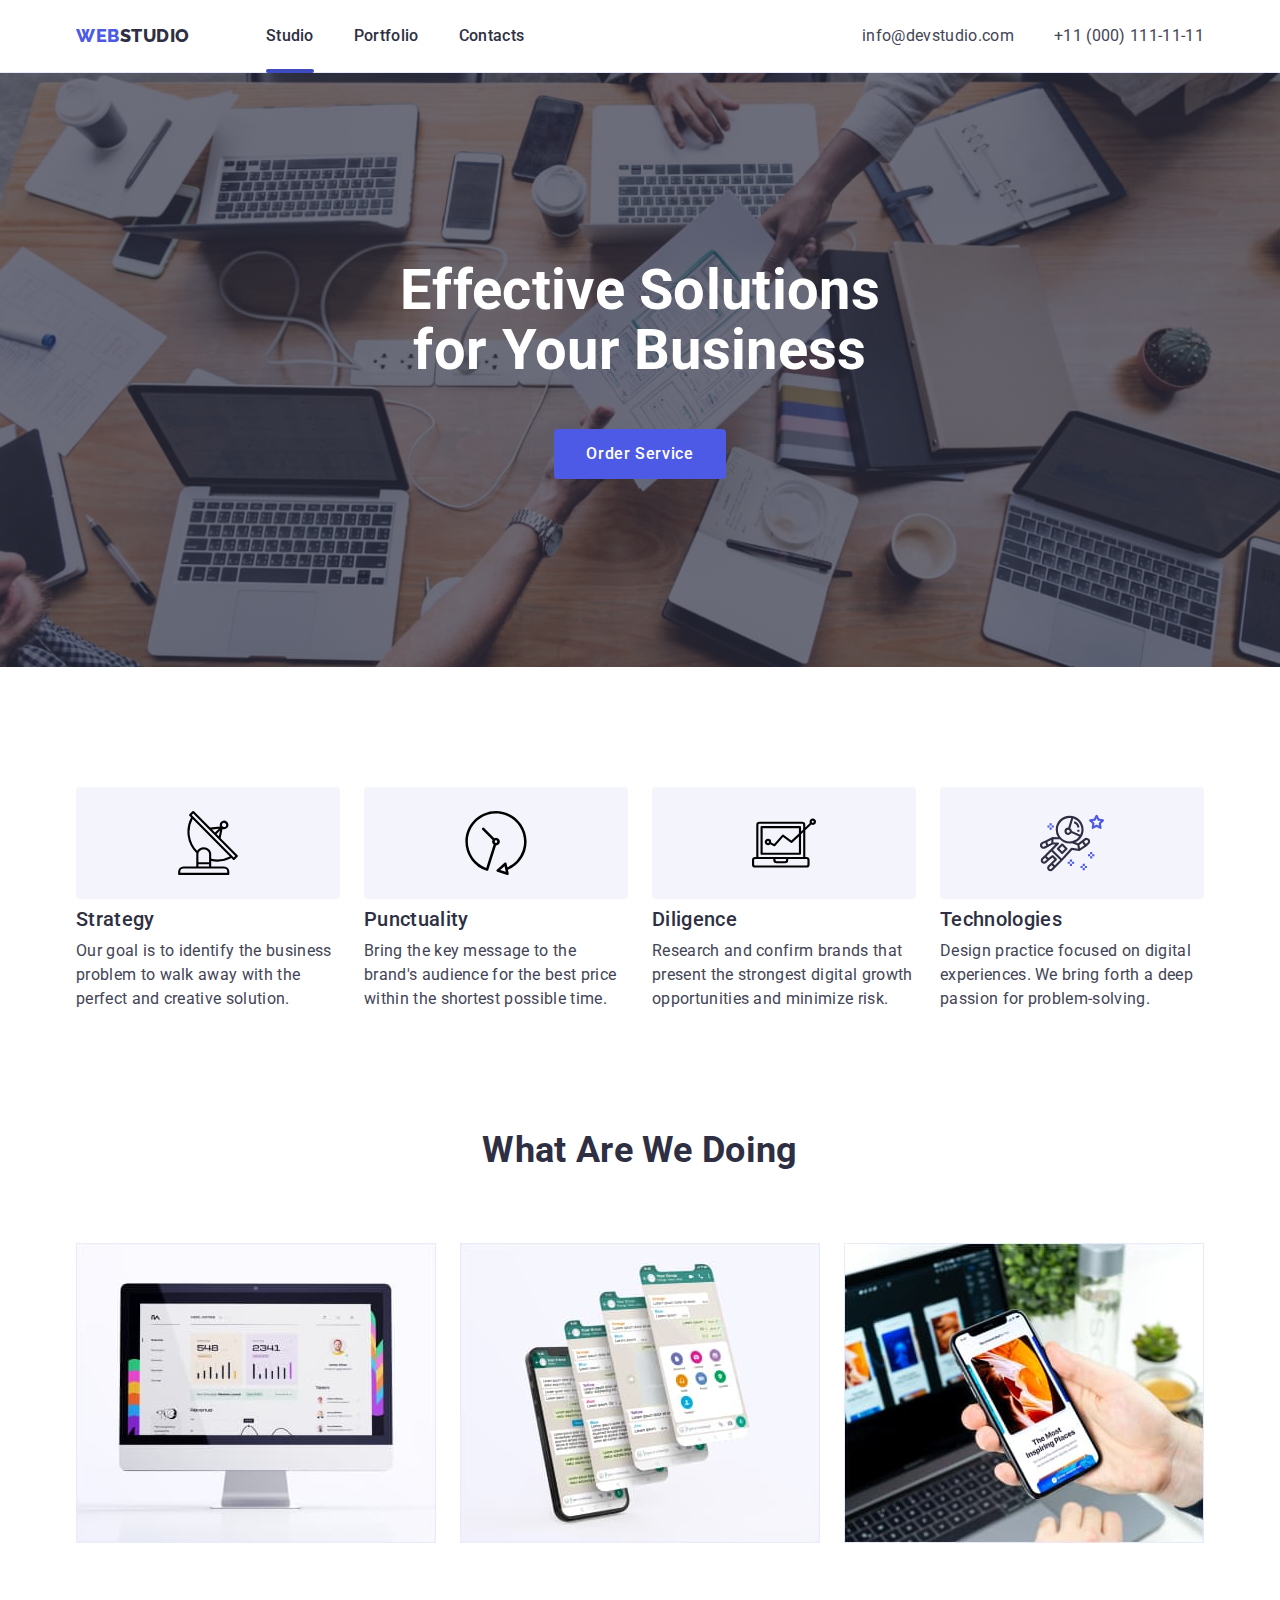
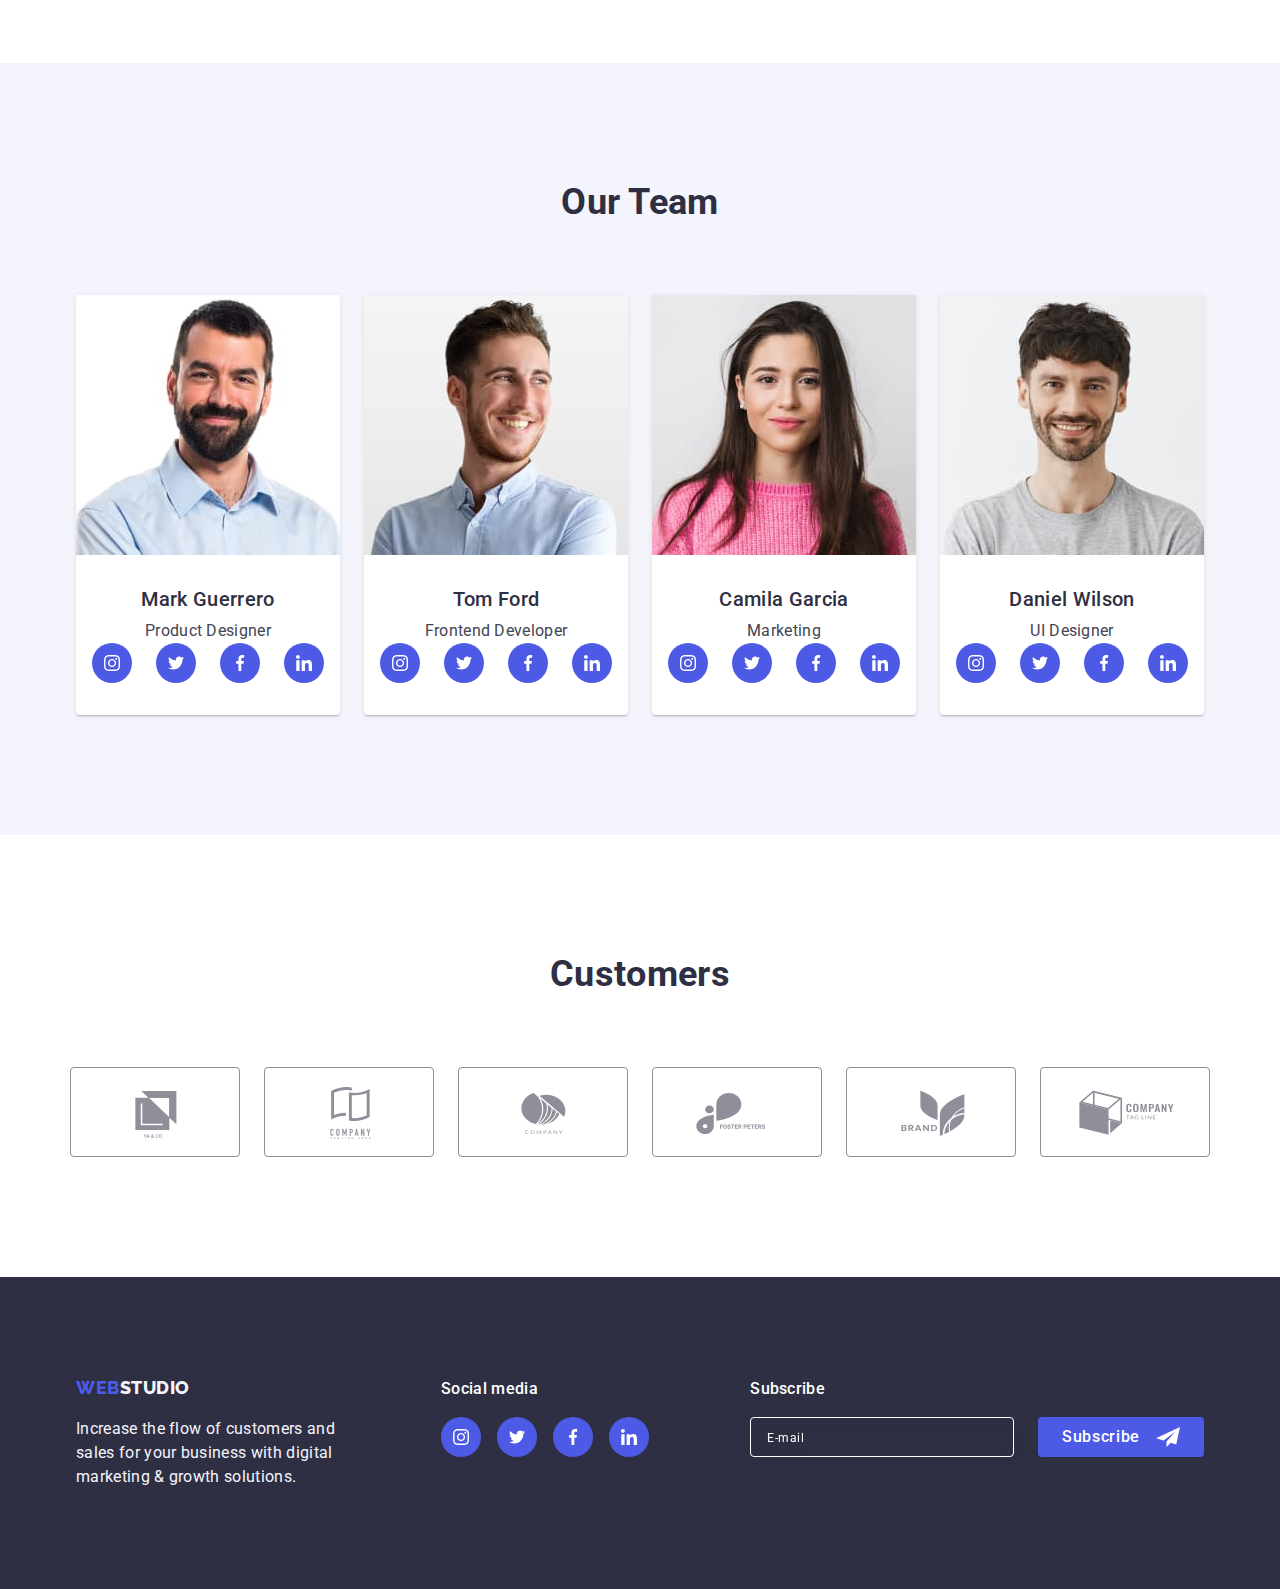
<file: index.html>
<!DOCTYPE html>

<html lang="en">
  <head>
    <meta charset="UTF-8" />

    <meta http-equiv="X-UA-Compatible" content="IE=edge" />

    <meta name="viewport" content="width=device-width, initial-scale=1.0" />

    <title>Web Studio</title>

    <link rel="preconnect" href="https://fonts.googleapis.com" />

    <link rel="preconnect" href="https://fonts.gstatic.com" crossorigin />

    <link
      href="https://fonts.googleapis.com/css2?family=Raleway:wght@800&family=Roboto:wght@400;500;700;900&display=swap"
      rel="stylesheet"
    />

    <link
      rel="stylesheet"
      href="https://cdnjs.cloudflare.com/ajax/libs/modern-normalize/1.1.0/modern-normalize.css"
      integrity="sha512-Y0MM+V6ymRKN2zStTqzQ227DWhhp4Mzdo6gnlRnuaNCbc+YN/ZH0sBCLTM4M0oSy9c9VKiCvd4Jk44aCLrNS5Q=="
      crossorigin="anonymous"
      referrerpolicy="no-referrer"
    />

    <link rel="stylesheet" href="./css/styles.css" />
  </head>

  <!-- body -->

  <body>
    <!-- <header> -->

    <header class="header">
      <div class="container cont-nav">
        <nav>
          <a class="logo-link link" href="./index.html"
            >Web<span class="logo-part">Studio</span></a
          >

          <!-- navigation -->

          <ul class="menu list">
            <li class="menu-item">
              <a class="menu-link menu-link-active link" href="./index.html"
                >Studio
              </a>
            </li>

            <li class="menu-item">
              <a class="menu-link link" href="./portfolio.html">Portfolio </a>
            </li>

            <li class="menu-item">
              <a class="menu-link link" href="">Contacts </a>
            </li>
          </ul>
        </nav>

        <!-- contacts -->

        <address class="contacts">
          <ul class="address-list list">
            <li class="menu-item">
              <a class="contact-unit link" href="mailto:info@devstudio.com"
                >info@devstudio.com
              </a>
            </li>

            <li class="menu-item">
              <a class="contact-unit link" href="tel:+110001111111"
                >+11 (000) 111-11-11
              </a>
            </li>
          </ul>
        </address>
      </div>
    </header>

    <!-- main -->

    <main>
      <!-- section 1 -->

      <section class="hero-section">
        <div class="container content">
          <h1 class="main-title">
            Effective Solutions <br />
            for Your Business
          </h1>

          <button class="hero-button" type="button" data-modal-open>
            Order Service
          </button>
        </div>
      </section>

      <!-- section 2 -->

      <section class="second-section">
        <div class="container second-section-cont">
          <h2 class="secondary-title visually-hidden">Our advances</h2>

          <ul class="list second-section-list">
            <li>
              <div class="icon-wrapper">
                <svg class="advances-icon">
                  <use href="./images/symbol-defs.svg#icon-strategy"></use>
                </svg>
              </div>
              <h3 class="suptitle">Strategy</h3>

              <p class="title-description">
                Our goal is to identify the business problem to walk away with
                the perfect and creative solution.
              </p>
            </li>

            <li>
              <div class="icon-wrapper">
                <svg class="advances-icon">
                  <use href="./images/symbol-defs.svg#icon-punctuality"></use>
                </svg>
              </div>
              <h3 class="suptitle">Punctuality</h3>

              <p class="title-description">
                Bring the key message to the brand's audience for the best price
                within the shortest possible time.
              </p>
            </li>

            <li>
              <div class="icon-wrapper">
                <svg class="advances-icon">
                  <use href="./images/symbol-defs.svg#icon-diligence"></use>
                </svg>
              </div>
              <h3 class="suptitle">Diligence</h3>

              <p class="title-description">
                Research and confirm brands that present the strongest digital
                growth opportunities and minimize risk.
              </p>
            </li>

            <li>
              <div class="icon-wrapper">
                <svg class="advances-icon">
                  <use href="./images/symbol-defs.svg#icon-technologies"></use>
                </svg>
              </div>
              <h3 class="suptitle">Technologies</h3>

              <p class="title-description">
                Design practice focused on digital experiences. We bring forth a
                deep passion for problem-solving.
              </p>
            </li>
          </ul>
        </div>
      </section>

      <!-- section 3 -->

      <section class="third-section">
        <div class="container">
          <h2 class="subtitle">What are we doing</h2>

          <ul class="list third-section-list">
            <li>
              <img
                src="./images/img-1.jpg"
                alt="personal computer"
                width="360"
                height="300"
              />
            </li>

            <li>
              <img
                src="./images/img-2.jpg"
                alt="smarphone, mobile application"
                width="360"
                height="300"
              />
            </li>

            <li>
              <img
                src="./images/img-3.jpg"
                alt="smarphone, laptop"
                width="360"
                height="300"
              />
            </li>
          </ul>
        </div>
      </section>

      <!-- section 4 -->

      <section class="fourth-section">
        <div class="container">
          <h2 class="subtitle">Our Team</h2>

          <ul class="list fourth-section-list">
            <li class="fourth-section-item">
              <img
                src="./images/img-4.jpg"
                alt="team member"
                width="264"
                height="260"
              />

              <div class="team-member">
                <h3 class="suptitle">Mark Guerrero</h3>

                <p class="title-description">Product Designer</p>
                <ul class="member-social-links list">
                  <li class="social-link-item">
                    <a class="social-link link" href="">
                      <svg class="social-link-icon" width="16" height="16">
                        <use
                          href="./images/symbol-defs.svg#icon-instagram"
                        ></use>
                      </svg>
                    </a>
                  </li>
                  <li class="social-link-item">
                    <a class="social-link link" href="">
                      <svg class="social-link-icon" width="16" height="16">
                        <use href="./images/symbol-defs.svg#icon-twitter"></use>
                      </svg>
                    </a>
                  </li>
                  <li class="social-link-item">
                    <a class="social-link link" href="">
                      <svg class="social-link-icon" width="16" height="16">
                        <use
                          href="./images/symbol-defs.svg#icon-facebook"
                        ></use>
                      </svg>
                    </a>
                  </li>
                  <li class="social-link-item">
                    <a class="social-link link" href="">
                      <svg class="social-link-icon" width="16" height="16">
                        <use
                          href="./images/symbol-defs.svg#icon-linkedin"
                        ></use>
                      </svg>
                    </a>
                  </li>
                </ul>
              </div>
            </li>

            <li class="fourth-section-item">
              <img
                src="./images/img-5.jpg"
                alt="team member"
                width="264"
                height="260"
              />

              <div class="team-member">
                <h3 class="suptitle">Tom Ford</h3>

                <p class="title-description">Frontend Developer</p>
                <ul class="member-social-links list">
                  <li class="social-link-item">
                    <a class="social-link link" href="">
                      <svg class="social-link-icon" width="16" height="16">
                        <use
                          href="./images/symbol-defs.svg#icon-instagram"
                        ></use>
                      </svg>
                    </a>
                  </li>
                  <li class="social-link-item">
                    <a class="social-link link" href="">
                      <svg class="social-link-icon" width="16" height="16">
                        <use href="./images/symbol-defs.svg#icon-twitter"></use>
                      </svg>
                    </a>
                  </li>
                  <li class="social-link-item">
                    <a class="social-link link" href="">
                      <svg class="social-link-icon" width="16" height="16">
                        <use
                          href="./images/symbol-defs.svg#icon-facebook"
                        ></use>
                      </svg>
                    </a>
                  </li>
                  <li class="social-link-item">
                    <a class="social-link link" href="">
                      <svg class="social-link-icon" width="16" height="16">
                        <use
                          href="./images/symbol-defs.svg#icon-linkedin"
                        ></use>
                      </svg>
                    </a>
                  </li>
                </ul>
              </div>
            </li>

            <li class="fourth-section-item">
              <img
                src="./images/img-6.jpg"
                alt="team member"
                width="264"
                height="260"
              />

              <div class="team-member">
                <h3 class="suptitle">Camila Garcia</h3>

                <p class="title-description">Marketing</p>
                <ul class="member-social-links list">
                  <li class="social-link-item">
                    <a class="social-link link" href="">
                      <svg class="social-link-icon" width="16" height="16">
                        <use
                          href="./images/symbol-defs.svg#icon-instagram"
                        ></use>
                      </svg>
                    </a>
                  </li>
                  <li class="social-link-item">
                    <a class="social-link link" href="">
                      <svg class="social-link-icon" width="16" height="16">
                        <use href="./images/symbol-defs.svg#icon-twitter"></use>
                      </svg>
                    </a>
                  </li>
                  <li class="social-link-item">
                    <a class="social-link link" href="">
                      <svg class="social-link-icon" width="16" height="16">
                        <use
                          href="./images/symbol-defs.svg#icon-facebook"
                        ></use>
                      </svg>
                    </a>
                  </li>
                  <li class="social-link-item">
                    <a class="social-link link" href="">
                      <svg class="social-link-icon" width="16" height="16">
                        <use
                          href="./images/symbol-defs.svg#icon-linkedin"
                        ></use>
                      </svg>
                    </a>
                  </li>
                </ul>
              </div>
            </li>

            <li class="fourth-section-item">
              <img
                src="./images/img-7.jpg"
                alt="team member"
                width="264"
                height="260"
              />

              <div class="team-member">
                <h3 class="suptitle">Daniel Wilson</h3>

                <p class="title-description">UI Designer</p>
                <ul class="member-social-links list">
                  <li class="social-link-item">
                    <a class="social-link link" href="">
                      <svg class="social-link-icon" width="16" height="16">
                        <use
                          href="./images/symbol-defs.svg#icon-instagram"
                        ></use>
                      </svg>
                    </a>
                  </li>
                  <li class="social-link-item">
                    <a class="social-link link" href="">
                      <svg class="social-link-icon" width="16" height="16">
                        <use href="./images/symbol-defs.svg#icon-twitter"></use>
                      </svg>
                    </a>
                  </li>
                  <li class="social-link-item">
                    <a class="social-link link" href="">
                      <svg class="social-link-icon" width="16" height="16">
                        <use
                          href="./images/symbol-defs.svg#icon-facebook"
                        ></use>
                      </svg>
                    </a>
                  </li>
                  <li class="social-link-item">
                    <a class="social-link link" href="">
                      <svg class="social-link-icon" width="16" height="16">
                        <use
                          href="./images/symbol-defs.svg#icon-linkedin"
                        ></use>
                      </svg>
                    </a>
                  </li>
                </ul>
              </div>
            </li>
          </ul>
        </div>
      </section>

      <!-- section 5 -->

      <section class="fifth-section">
        <div class="container">
          <h2 class="subtitle">Customers</h2>
          <ul class="company-list list">
            <li class="company-list-item">
              <a href="" class="company-logo link">
                <svg class="company-svg" width="104" height="56">
                  <use
                    href="./images/symbol-defs.svg#icon-company-tagline"
                  ></use>
                </svg>
              </a>
            </li>
            <li class="company-list-item">
              <a href="" class="company-logo link">
                <svg class="company-svg" width="104" height="56">
                  <use href="./images/symbol-defs.svg#icon-brand"></use>
                </svg>
              </a>
            </li>
            <li class="company-list-item">
              <a href="" class="company-logo link">
                <svg class="company-svg" width="104" height="56">
                  <use href="./images/symbol-defs.svg#icon-foster-peters"></use>
                </svg>
              </a>
            </li>
            <li class="company-list-item">
              <a href="" class="company-logo link">
                <svg class="company-svg" width="104" height="56">
                  <use href="./images/symbol-defs.svg#icon-company"></use>
                </svg>
              </a>
            </li>
            <li class="company-list-item">
              <a href="" class="company-logo link">
                <svg class="company-svg" width="104" height="56">
                  <use href="./images/symbol-defs.svg#icon-tagline-here"></use>
                </svg>
              </a>
            </li>
            <li class="company-list-item">
              <a href="" class="company-logo link">
                <svg class="company-svg" width="104" height="56">
                  <use href="./images/symbol-defs.svg#icon-yago"></use>
                </svg>
              </a>
            </li>
          </ul>
        </div>
      </section>
    </main>

    <!-- footer -->

    <footer class="footer">
      <div class="container">
        <div class="footer-content">
          <a class="logo-link link" href="./index.html"
            >Web<span class="logo-footer">Studio</span>
          </a>

          <p class="footer-title">
            Increase the flow of customers and sales for your business with
            digital marketing & growth solutions.
          </p>
        </div>
        <div class="footer-soc-links">
          <p class="footer-second-tittle">Social media</p>
          <ul class="member-social-links list">
            <li class="footer-social-link-item">
              <a class="footer-social-link link" href="">
                <svg class="social-link-icon" width="16" height="16">
                  <use href="./images/symbol-defs.svg#icon-instagram"></use>
                </svg>
              </a>
            </li>
            <li class="footer-social-link-item">
              <a class="footer-social-link link" href="">
                <svg class="social-link-icon" width="16" height="16">
                  <use href="./images/symbol-defs.svg#icon-twitter"></use>
                </svg>
              </a>
            </li>
            <li class="footer-social-link-item">
              <a class="footer-social-link link" href="">
                <svg class="social-link-icon" width="16" height="16">
                  <use href="./images/symbol-defs.svg#icon-facebook"></use>
                </svg>
              </a>
            </li>
            <li class="footer-social-link-item">
              <a class="footer-social-link link" href="">
                <svg class="social-link-icon" width="16" height="16">
                  <use href="./images/symbol-defs.svg#icon-linkedin"></use>
                </svg>
              </a>
            </li>
          </ul>
        </div>
        <div class="footer-form-wrapper">
          <form class="footer-email-form" name="user-email-form">
            <div class="footer-input-wrapper">
              <label class="footer-form-title" for="footer_email_input"
                >Subscribe
              </label>

              <input
                class="input-footer-email"
                type="email"
                name="user-email"
                placeholder="E-mail"
                id="footer_email_input"
              />
            </div>
            <button class="footer-email-form-btn" type="submit">
              Subscribe
              <svg class="footer-email-svg">
                <use href="./images/symbol-defs.svg#icon-telegraph"></use>
              </svg>
            </button>
          </form>
        </div>
      </div>
    </footer>

    <!-- <!-=================- /footer -=================-> -->

    <!-- =================== modal ======================= -->

    <div class="backdrop is-hidden" data-modal>
      <div class="modal">
        <button type="button" class="modal-close-btn" data-modal-close>
          <svg class="modal-close-btn-icon">
            <use href="./images/symbol-defs.svg#icon-close-modal"></use>
          </svg>
        </button>
        <form class="modal-form">
          <p class="modal-title">
            Leave your contacts and we will call you back
          </p>
          <label class="modal-form-field">
            <span class="modal-form-input-desc">Name</span>
            <span class="modal-form-wrapper">
              <input
                type="text"
                name="user-name"
                class="modal-form-input"
                required
                pattern="^[a-zA-Zа-яА-Я]+"
                minlength="2"
              />
              <svg class="modal-icon">
                <use href="./images/symbol-defs.svg#icon-person"></use>
              </svg>
            </span>
          </label>
          <label class="modal-form-field">
            <span class="modal-form-input-desc">Phone</span>
            <span class="modal-form-wrapper">
              <input
                type="tel"
                name="user-phone"
                class="modal-form-input"
                required
                pattern="[0-9]{3}-[0-9]{3}-[0-9]{2}-[0-9]{2}"
                title="xxx-xxx-xx-xx"
              />
              <svg class="modal-icon">
                <use href="./images/symbol-defs.svg#icon-phone"></use>
              </svg>
            </span>
          </label>
          <label class="modal-form-field">
            <span class="modal-form-input-desc">Email</span>
            <span class="modal-form-wrapper">
              <input
                type="text"
                name="user-email"
                class="modal-form-input"
                required
              />
              <svg class="modal-icon">
                <use href="./images/symbol-defs.svg#icon-email"></use>
              </svg>
            </span>
          </label>
          <label class="modal-form-field">
            <span class="modal-form-input-desc">Comment</span>
            <textarea
              name="user_message"
              class="modal-form-message"
              placeholder="Text input"
            ></textarea>
          </label>
          <input
            id="user-policy"
            type="checkbox"
            name="user_policy"
            class="modal-form-check visually-hidden"
          />

          <label class="modal-form-check-desc" for="user-policy">
            <span class="modal-form-fake-checkbox">
              <svg class="fake-checkbox">
                <use href="./images/symbol-defs.svg#icon-check-on"></use>
              </svg>
            </span>
            I accept the terms and conditions of the&nbsp;
            <a href="">Privacy Policy</a>
          </label>
          <button type="submit" class="modal-form-submit">Send</button>
        </form>
      </div>
    </div>
    <script src="./js/modal.js"></script>
  </body>
</html>
</file>
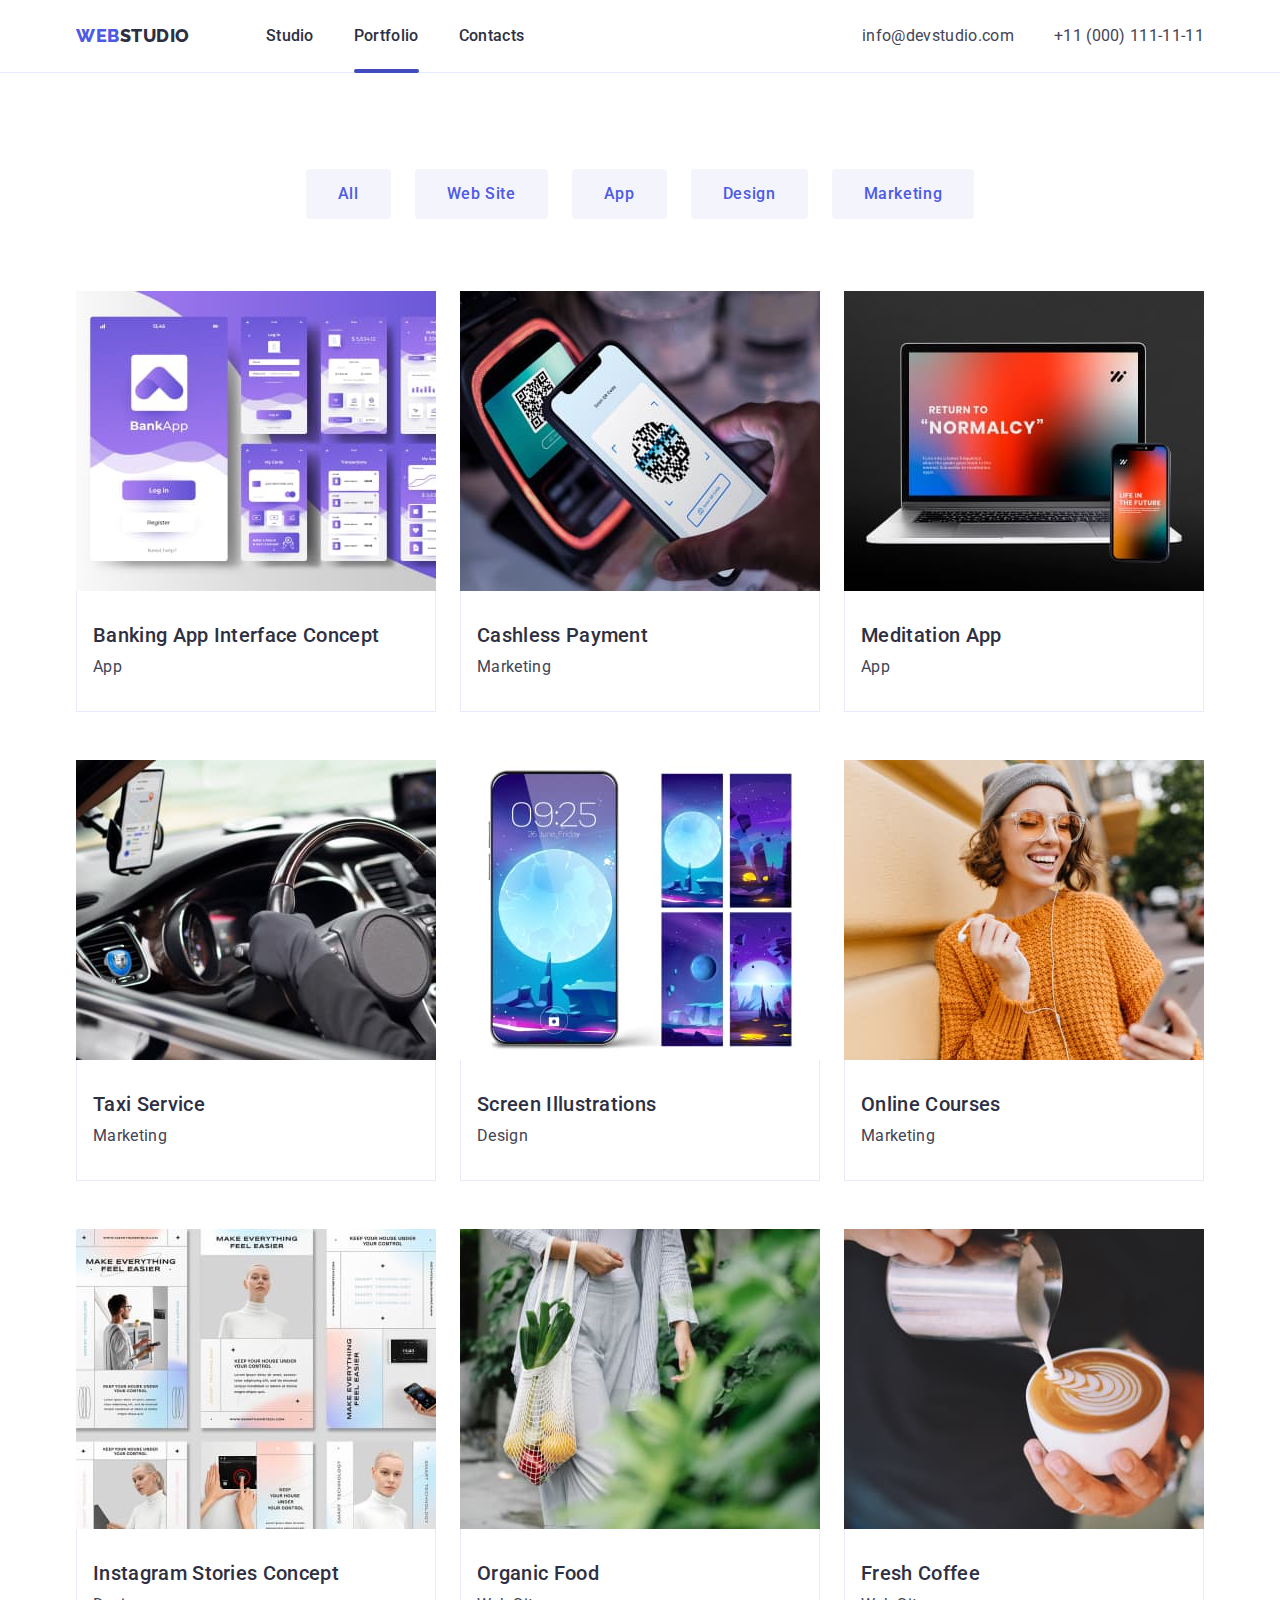
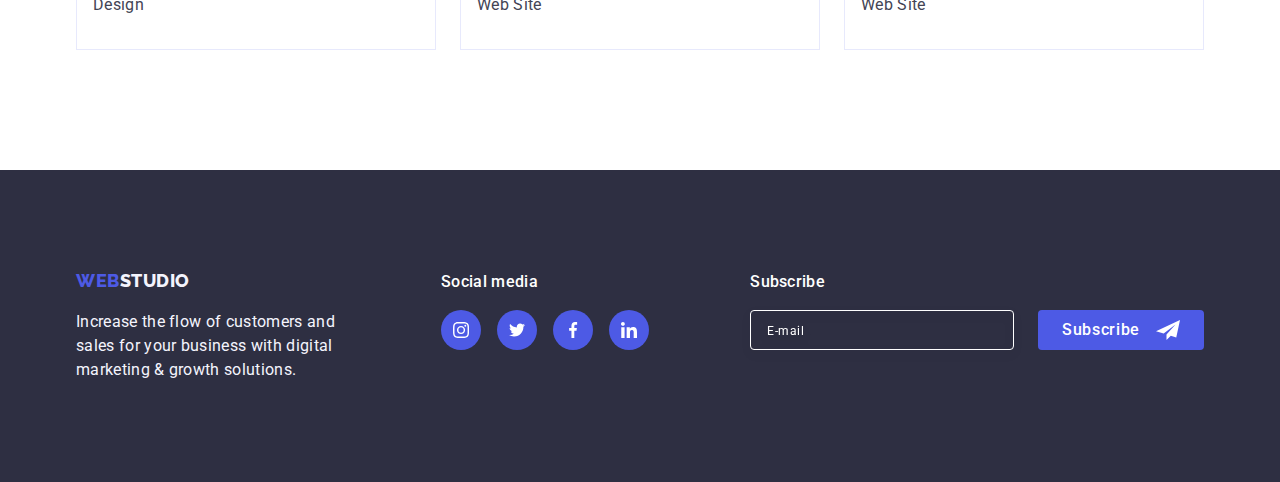
<file: portfolio.html>
<!DOCTYPE html>
<html lang="en">
  <head>
    <meta charset="UTF-8" />

    <meta http-equiv="X-UA-Compatible" content="IE=edge" />

    <meta name="viewport" content="width=device-width, initial-scale=1.0" />

    <title>Web Studio</title>

    <link rel="preconnect" href="https://fonts.googleapis.com" />

    <link rel="preconnect" href="https://fonts.gstatic.com" crossorigin />

    <link
      href="https://fonts.googleapis.com/css2?family=Raleway:wght@800&family=Roboto:wght@400;500;700;900&display=swap"
      rel="stylesheet"
    />

    <link
      rel="stylesheet"
      href="https://cdnjs.cloudflare.com/ajax/libs/modern-normalize/1.1.0/modern-normalize.css"
      integrity="sha512-Y0MM+V6ymRKN2zStTqzQ227DWhhp4Mzdo6gnlRnuaNCbc+YN/ZH0sBCLTM4M0oSy9c9VKiCvd4Jk44aCLrNS5Q=="
      crossorigin="anonymous"
      referrerpolicy="no-referrer"
    />

    <link rel="stylesheet" href="./css/styles.css" />
  </head>

  <!-- body -->

  <body>
    <!-- <header> -->

    <header class="header">
      <div class="container cont-nav">
        <nav>
          <a class="logo-link link" href="./index.html"
            >Web<span class="logo-part">Studio</span></a
          >

          <!-- navigation -->

          <ul class="menu list">
            <li class="menu-item">
              <a class="menu-link link" href="./index.html">Studio</a>
            </li>

            <li class="menu-item">
              <a class="menu-link menu-link-active link" href="./portfolio.html"
                >Portfolio</a
              >
            </li>

            <li class="menu-item">
              <a class="menu-link link" href="">Contacts</a>
            </li>
          </ul>
        </nav>

        <!-- contacts -->

        <address class="contacts">
          <ul class="address-list list">
            <li class="menu-item">
              <a class="contact-unit link" href="mailto:info@devstudio.com"
                >info@devstudio.com</a
              >
            </li>

            <li class="menu-item">
              <a class="contact-unit link" href="tel:+110001111111"
                >+11 (000) 111-11-11</a
              >
            </li>
          </ul>
        </address>
      </div>
    </header>

    <!-- main -->

    <main>
      <section class="prtfl-section">
        <div class="container">
          <h1 hidden>Filters</h1>

          <!-- navigation buttons -->

          <ul class="list prtfl-list">
            <li class="prtfl-button">
              <button class="button" type="button">All</button>
            </li>
            <li class="prtfl-button">
              <button class="button" type="button">Web Site</button>
            </li>
            <li class="prtfl-button">
              <button class="button" type="button">App</button>
            </li>
            <li class="prtfl-button">
              <button class="button" type="button">Design</button>
            </li>
            <li class="prtfl-button">
              <button class="button" type="button">Marketing</button>
            </li>
          </ul>

          <!-- images -->

          <ul class="list net">
            <li class="project">
              <a class="link project-link" href="">
                <div class="project-link-wrapper">
                  <img
                    src="./images/img-prtfl-1.jpg"
                    alt="banking app interface"
                    width="360"
                    height="300"
                  />

                  <p class="overlay">
                    14 Stylish and User-Friendly App Design Concepts · Task
                    Manager App · Calorie Tracker App · Exotic Fruit Ecommerce
                    App · Cloud Storage App
                  </p>
                </div>

                <div class="prtfl-menu">
                  <h2 class="suptitle">Banking App Interface Concept</h2>
                  <p class="title-description">App</p>
                </div>
              </a>
            </li>

            <li class="project">
              <a class="link project-link" href="">
                <div class="project-link-wrapper">
                  <img
                    src="./images/img-prtfl-2.jpg"
                    alt="cashless payment in action"
                    width="360"
                    height="300"
                  />

                  <p class="overlay">
                    14 Stylish and User-Friendly App Design Concepts · Task
                    Manager App · Calorie Tracker App · Exotic Fruit Ecommerce
                    App · Cloud Storage App
                  </p>
                </div>

                <div class="prtfl-menu">
                  <h2 class="suptitle">Cashless Payment</h2>
                  <p class="title-description">Marketing</p>
                </div>
              </a>
            </li>

            <li class="project">
              <a class="link project-link" href="">
                <div class="project-link-wrapper">
                  <img
                    src="./images/img-prtfl-3.jpg"
                    alt="meditation app"
                    width="360"
                    height="300"
                  />

                  <p class="overlay">
                    14 Stylish and User-Friendly App Design Concepts · Task
                    Manager App · Calorie Tracker App · Exotic Fruit Ecommerce
                    App · Cloud Storage App
                  </p>
                </div>

                <div class="prtfl-menu">
                  <h2 class="suptitle">Meditation App</h2>
                  <p class="title-description">App</p>
                </div>
              </a>
            </li>

            <li class="project">
              <a class="link project-link" href="">
                <div class="project-link-wrapper">
                  <img
                    src="./images/img-prtfl-4.jpg"
                    alt="car's cabin"
                    width="360"
                    height="300"
                  />

                  <p class="overlay">
                    14 Stylish and User-Friendly App Design Concepts · Task
                    Manager App · Calorie Tracker App · Exotic Fruit Ecommerce
                    App · Cloud Storage App
                  </p>
                </div>

                <div class="prtfl-menu">
                  <h2 class="suptitle">Taxi Service</h2>
                  <p class="title-description">Marketing</p>
                </div>
              </a>
            </li>

            <li class="project">
              <a class="link project-link" href="">
                <div class="project-link-wrapper">
                  <img
                    src="./images/img-prtfl-5.jpg"
                    alt="mobile screen illustrations"
                    width="360"
                    height="300"
                  />

                  <p class="overlay">
                    14 Stylish and User-Friendly App Design Concepts · Task
                    Manager App · Calorie Tracker App · Exotic Fruit Ecommerce
                    App · Cloud Storage App
                  </p>
                </div>

                <div class="prtfl-menu">
                  <h2 class="suptitle">Screen Illustrations</h2>
                  <p class="title-description">Design</p>
                </div>
              </a>
            </li>

            <li class="project">
              <a class="link project-link" href="">
                <div class="project-link-wrapper">
                  <img
                    src="./images/img-prtfl-6.jpg"
                    alt="woman video chatting"
                    width="360"
                    height="300"
                  />

                  <p class="overlay">
                    14 Stylish and User-Friendly App Design Concepts · Task
                    Manager App · Calorie Tracker App · Exotic Fruit Ecommerce
                    App · Cloud Storage App
                  </p>
                </div>

                <div class="prtfl-menu">
                  <h2 class="suptitle">Online Courses</h2>
                  <p class="title-description">Marketing</p>
                </div>
              </a>
            </li>

            <li class="project">
              <a class="link project-link" href=""
                ><div class="project-link-wrapper">
                  <img
                    src="./images/img-prtfl-7.jpg"
                    alt="instagram stories design concept"
                    width="360"
                    height="300"
                  />

                  <p class="overlay">
                    14 Stylish and User-Friendly App Design Concepts · Task
                    Manager App · Calorie Tracker App · Exotic Fruit Ecommerce
                    App · Cloud Storage App
                  </p>
                </div>

                <div class="prtfl-menu">
                  <h2 class="suptitle">Instagram Stories Concept</h2>
                  <p class="title-description">Design</p>
                </div>
              </a>
            </li>

            <li class="project">
              <a class="link project-link" href=""
                ><div class="project-link-wrapper">
                  <img
                    src="./images/img-prtfl-8.jpg"
                    alt="a bag of veggies"
                    width="360"
                    height="300"
                  />

                  <p class="overlay">
                    14 Stylish and User-Friendly App Design Concepts · Task
                    Manager App · Calorie Tracker App · Exotic Fruit Ecommerce
                    App · Cloud Storage App
                  </p>
                </div>

                <div class="prtfl-menu">
                  <h2 class="suptitle">Organic Food</h2>
                  <p class="title-description">Web Site</p>
                </div>
              </a>
            </li>

            <li class="project">
              <a class="link project-link" href="">
                <div class="project-link-wrapper">
                  <img
                    src="./images/img-prtfl-9.jpg"
                    alt="fresh coffee"
                    width="360"
                    height="300"
                  />

                  <p class="overlay">
                    14 Stylish and User-Friendly App Design Concepts · Task
                    Manager App · Calorie Tracker App · Exotic Fruit Ecommerce
                    App · Cloud Storage App
                  </p>
                </div>

                <div class="prtfl-menu">
                  <h2 class="suptitle">Fresh Coffee</h2>
                  <p class="title-description">Web Site</p>
                </div>
              </a>
            </li>
          </ul>
        </div>
      </section>
    </main>

    <!-- footer -->

    <footer class="footer">
      <div class="container">
        <div class="footer-content">
          <a class="logo-link link" href="./index.html"
            >Web<span class="logo-footer">Studio</span>
          </a>

          <p class="footer-title">
            Increase the flow of customers and sales for your business with
            digital marketing & growth solutions.
          </p>
        </div>
        <div class="footer-soc-links">
          <p class="footer-second-tittle">Social media</p>
          <ul class="member-social-links list">
            <li class="footer-social-link-item">
              <a class="footer-social-link link" href="">
                <svg class="social-link-icon" width="16" height="16">
                  <use href="./images/symbol-defs.svg#icon-instagram"></use>
                </svg>
              </a>
            </li>
            <li class="footer-social-link-item">
              <a class="footer-social-link link" href="">
                <svg class="social-link-icon" width="16" height="16">
                  <use href="./images/symbol-defs.svg#icon-twitter"></use>
                </svg>
              </a>
            </li>
            <li class="footer-social-link-item">
              <a class="footer-social-link link" href="">
                <svg class="social-link-icon" width="16" height="16">
                  <use href="./images/symbol-defs.svg#icon-facebook"></use>
                </svg>
              </a>
            </li>
            <li class="footer-social-link-item">
              <a class="footer-social-link link" href="">
                <svg class="social-link-icon" width="16" height="16">
                  <use href="./images/symbol-defs.svg#icon-linkedin"></use>
                </svg>
              </a>
            </li>
          </ul>
        </div>
        <div class="footer-form-wrapper">
          <form class="footer-email-form" name="user-email-form">
            <div class="footer-input-wrapper">
              <p class="footer-form-title">Subscribe</p>
              <input
                class="input-footer-email"
                type="email"
                name="user-email"
                placeholder="E-mail"
              />
            </div>
            <button class="footer-email-form-btn" type="submit">
              Subscribe
              <svg class="footer-email-svg">
                <use href="./images/symbol-defs.svg#icon-telegraph"></use>
              </svg>
            </button>
          </form>
        </div>
      </div>
    </footer>
  </body>
</html>
</file>
<file: css/styles.css>
:root {
  --primary-brand: #4d5ae5;
  --pressed-state: #404bbf;
  --dark: #2e2f42;
  --success: #31d0aa;
  --text: #434455;
  --subtle-Text: #8e8f99;
  --accent: #e7e9fc;
  --light: #f4f4fd;
  --modal-overlay: rgba(46, 47, 66, 0.4);
  --hero-background: linear-gradient
    (rgba(46, 47, 66, 0.7), rgba(46, 47, 66, 0.7));
  --white-background: #ffffff;
  --modal-background: #fcfcfc;
  --transition: 250ms cubic-bezier(0.4, 0, 0.2, 1);
}

body {
  color: var(--text);
  background-color: var(--white-background);
  font-family: 'Roboto', sans-serif;
  font-size: 16px;
  line-height: 1.5;
  letter-spacing: 0.02em;
}

img {
  display: block;
  max-width: 100%;
  height: auto;
}

/*==================== style reset ==========================*/

p,
h1,
h2,
h3,
h4,
h5,
h6 {
  margin: 0;
}

ul {
  margin: 0;
  padding-left: 0;
}

.list {
  list-style: none;
}

.link {
  text-decoration: none;
}

button {
  cursor: pointer;
}

.visually-hidden {
  position: absolute;
  width: 1px;
  height: 1px;
  margin: -1px;
  padding: 0;
  overflow: hidden;
  border: 0;
  clip: rect(0 0 0 0);
}

/*=================== /style reset ========================*/

/*==================== wrappers ========================*/

.container {
  width: 1158px;
  padding-left: 15px;
  padding-right: 15px;
  margin: 0 auto;
}

.header {
  border-bottom: 1px solid var(--accent);
}

.cont-nav {
  display: flex;
}

.cont-nav nav,
.cont-nav address {
  display: flex;
  align-items: center;
}

.logo-link {
  margin-right: 76px;
}

.menu {
  display: flex;
}

.menu-item:not(:last-child) {
  margin-right: 40px;
}

.address-list {
  display: flex;
}

.contacts {
  margin-left: auto;
}

.second-section {
  padding-top: 120px;
}

.second-section-list {
  display: flex;
}

.second-section-list li:not(:last-child) {
  margin-right: 24px;
}

.suptitle {
  margin-bottom: 8px;
}

.third-section {
  padding-top: 120px;
  padding-bottom: 120px;
}

.third-section-list {
  display: flex;
}

.third-section-list li:not(:last-child) {
  margin-right: 24px;
}

.fourth-section {
  padding-top: 120px;
  padding-bottom: 120px;
}

.fourth-section-list {
  display: flex;
}

.fourth-section-list li:not(:last-child) {
  margin-right: 24px;
}

.team-member {
  padding-top: 32px;
  padding-right: 16px;
  padding-bottom: 32px;
  padding-left: 16px;
  text-align: center;
}

.subtitle {
  margin-bottom: 72px;
}

/* portfolio wrappers */

.prtfl-section {
  padding-top: 96px;
  padding-bottom: 120px;
}

.prtfl-list {
  display: flex;
  justify-content: center;
  margin-bottom: 72px;
}

.prtfl-button:not(:last-child) {
  margin-right: 24px;
}

.net {
  display: flex;
  flex-wrap: wrap;
}

.net li {
  margin-right: 24px;
  margin-bottom: 48px;
}

.net li:nth-child(3n) {
  margin-right: 0;
}

.net li:nth-last-child(-n + 3) {
  margin-bottom: 0;
}

.prtfl-menu {
  border: 1px solid var(--accent);
  border-top: none;
  padding-top: 32px;
  padding-left: 16px;
  padding-bottom: 32px;
}

/*=================== /wrappers =======================*/

/* ================ logo ================ */

.logo-link {
  color: var(--primary-brand);
  font-family: 'Raleway', sans-serif;
  letter-spacing: 0.03em;
  font-weight: 800;
  font-size: 18px;
  line-height: 1.17;
  letter-spacing: 0.03em;
  text-transform: uppercase;
}

.logo-part {
  color: var(--dark);
  font-family: 'Raleway', sans-serif;
  letter-spacing: 0.03em;
  font-weight: 800;
  font-size: 18px;
  line-height: 1.17;
  letter-spacing: 0.03em;
  text-transform: uppercase;
}

.logo-footer {
  color: var(--light);
}

/* ================ /logo ================= */

/* ================ header ================ */

.menu-link {
  display: block;
  padding-top: 24px;
  padding-bottom: 24px;

  position: relative;

  font-weight: 500;
  color: var(--dark);
  transition: color var(--transition);
}

.menu-link::after {
  content: '';

  position: absolute;
  bottom: calc(0% - 1px);

  display: block;
  width: 100%;
  height: 4px;
  border-radius: 2px;
  background-color: var(--pressed-state);

  opacity: 0;
  transition: opacity var(--transition);
}

.menu-link.menu-link-active::after,
.menu-link:hover::after,
.menu-link:focus::after {
  opacity: 1;
}

.menu-link:hover,
.menu-link:focus {
  color: var(--pressed-state);
}

.contacts {
  font-style: normal;
}

.contact-unit {
  color: var(--text);
  transition: color var(--transition);
}

.contact-unit:hover,
.contact-unit:focus {
  color: var(--pressed-state);
}

/* ================ /header ================ */

/* ============== main(index.html) ================ */

.hero-section {
  background-image: linear-gradient(
      to top,
      rgba(46, 47, 66, 0.7),
      rgba(46, 47, 66, 0.7)
    ),
    url(../images/hero-bg.jpg);
  background-repeat: no-repeat;
  background-size: cover;
  background-position: center;
  max-width: 1440px;
  margin: 0 auto;
  display: block;
  padding-top: 188px;
  padding-bottom: 188px;
  text-align: center;
  background-color: var(--dark);
}

.hero-button {
  padding: 16px 32px;
  margin-top: 48px;
  border: none;
  border-radius: 4px;

  font-weight: 500;
  letter-spacing: 0.04em;
  color: var(--white-background);
  background: var(--primary-brand);
  cursor: pointer;

  transition: background-color var(--transition), border-color var(--transition);
}

.hero-button:hover,
.hero-button:focus {
  color: var(--white-background);
  background-color: var(--pressed-state);
  border-color: var(--primary-brand);
}

.main-title {
  font-weight: 700;
  font-size: 56px;
  line-height: 1.07;
  text-align: center;
  color: var(--white-background);
}

.subtitle {
  font-size: 36px;
  line-height: 1.11;
  text-align: center;
  text-transform: capitalize;
  color: var(--dark);
}

.suptitle {
  font-weight: 500;
  font-size: 20px;
  line-height: 1.2;
  color: var(--dark);
}

.title-description {
  color: var(--text);
}

.icon-wrapper {
  display: flex;
  align-items: center;
  justify-content: center;
  width: 264px;
  height: 112px;
  border-radius: 4px;
  background-color: var(--light);
  margin-bottom: 8px;
}

.advances-icon {
  width: 64px;
  height: 64px;
}

.fourth-section {
  background-color: var(--light);
}

.fourth-section-item {
  background-color: var(--white-background);
  border-bottom-left-radius: 4px;
  border-bottom-right-radius: 4px;
  box-shadow: 0px 1px 6px rgba(46, 47, 66, 0.08),
    0px 1px 1px rgba(46, 47, 66, 0.16), 0px 2px 1px rgba(46, 47, 66, 0.08);
}

.member-social-links {
  display: flex;
}

.social-link-item {
  width: 40px;
  height: 40px;
}

.social-link {
  width: 100%;
  height: 100%;
  border-radius: 50%;
  background-color: var(--primary-brand);
  display: flex;
  align-items: center;
  justify-content: center;

  transition: background-color var(--transition);
}

.social-link:hover,
.social-link:focus {
  background-color: var(--pressed-state);
}

.social-link-icon {
  fill: #ffffff;
}

.fifth-section {
  padding-top: 120px;
  padding-bottom: 120px;
}

.company-list {
  display: flex;
  align-items: center;
  justify-content: center;
}

.company-list-item:not(:last-child) {
  margin-right: 24px;
}

.company-logo {
  display: flex;
  align-items: center;
  justify-content: center;
  padding: 16px 32px;
  border-radius: 4px;
  border: 1px solid var(--subtle-Text);
  fill: var(--subtle-Text);

  transition: border-color var(--transition);
}

.company-logo:hover,
.company-logo:focus {
  border-color: var(--pressed-state);
}

.company-svg {
  transition: fill var(--transition);
}

.company-logo:hover .company-svg,
.company-logo:focus .company-svg {
  fill: var(--pressed-state);
}

/* ============== /main(index.html) ================ */

/* ===================== main(portfolio.html) =================== */

.button {
  padding: 16px 32px;
  border-radius: 4px;

  font-weight: 500;
  letter-spacing: 0.04em;
  background-color: var(--light);
  color: var(--primary-brand);
  border: var(--accent);
  cursor: pointer;

  transition: background-color var(--transition), color var(--transition),
    border-color var(--transition), box-shadow var(--transition);
}

.button:hover,
.button:focus {
  background-color: var(--pressed-state);
  color: var(--white-background);
  border-color: var(--pressed-state);
  box-shadow: 0px 3px 1px rgba(0, 0, 0, 0.1), 0px 2px 1px rgba(0, 0, 0, 0.08),
    0px 2px 2px rgba(0, 0, 0, 0.12);
}

.project {
  transition: box-shadow var(--transition);
}

.project:hover,
.project:focus {
  box-shadow: 0px 1px 6px rgba(46, 47, 66, 0.08),
    0px 1px 1px rgba(46, 47, 66, 0.16), 0px 2px 1px rgba(46, 47, 66, 0.08);
}

.project-link-wrapper {
  position: relative;
  overflow: hidden;
}

.overlay {
  position: absolute;
  top: 0;
  left: 0;
  width: 100%;
  height: 100%;
  overflow: auto;

  transform: translate(0, 100%);
  transition: transform var(--transition);

  color: var(--light);
  background-color: var(--primary-brand);
  padding-top: 40px;
  padding-right: 32px;
  padding-left: 32px;
}

.project-link:hover .overlay,
.project-link:focus .overlay {
  transform: translate(0, 0);
}

/* ===================== / main(portfolio.html) =================== */

/* ============ footer =========== */

.footer {
  padding-top: 100px;
  padding-bottom: 100px;
  background-color: var(--dark);
}

.footer-content {
  margin-right: auto;
}

.footer-title {
  width: 264px;
  margin-top: 16px;
  color: var(--light);
}

.footer-second-tittle {
  font-weight: 500;
  color: var(--white-background);
  margin-bottom: 16px;
}

.footer-social-link {
  width: 100%;
  height: 100%;
  border-radius: 50%;
  background-color: var(--primary-brand);
  display: flex;
  align-items: center;
  justify-content: center;

  transition: background-color var(--transition);
}

.footer-social-link:hover,
.footer-social-link:focus {
  background-color: var(--success);
}

.footer-social-link-item {
  width: 40px;
  height: 40px;
}

.footer-social-link-item:not(:last-child) {
  margin-right: 16px;
}

.footer .container {
  display: flex;
  align-items: baseline;
}

.footer-form-title {
  font-weight: 500;
  color: var(--white-background);
  margin-bottom: 16px;
}

.footer-form-wrapper {
  margin-left: auto;
}

.footer-email-form {
  display: flex;
  align-items: flex-end;
}

.footer-input-wrapper {
  display: flex;
  flex-direction: column;
}

.input-footer-email {
  width: 264px;
  height: 40px;
  padding: 8px 16px;
  font-size: 14px;
  outline: none;

  color: var(--white-background);
  border: 1px solid var(--white-background);
  border-radius: 4px;
  background: transparent;
  filter: drop-shadow(0px 4px 4px rgba(0, 0, 0, 0.15));
  transition: border-color var(--transition);
}

.input-footer-email:focus {
  border-color: var(--primary-brand);
}

.input-footer-email::placeholder {
  font-weight: 400;
  font-size: 12px;
  line-height: 2;
  letter-spacing: 0.04em;

  color: var(--white-background);
}

.footer-email-form-btn {
  display: flex;
  align-items: center;
  padding: 8px 24px;
  margin-left: 24px;

  border: none;
  border-radius: 4px;

  font-weight: 500;
  letter-spacing: 0.04em;
  color: var(--white-background);
  background: var(--primary-brand);
  cursor: pointer;

  transition: background-color var(--transition), border-color var(--transition);
}

.footer-email-form-btn:hover,
.footer-email-form-btn:focus {
  color: var(--white-background);
  background-color: var(--pressed-state);
  border-color: var(--primary-brand);
}

.footer-email-svg {
  margin-left: 16px;
  width: 24px;
  height: 24px;
  fill: var(--white-background);
}

/* ============ /footer =========== */

/* ============ Modal Window =========== */

.backdrop {
  position: fixed;
  top: 0;
  left: 0;
  z-index: 100;
  width: 100%;
  height: 100%;
  background-color: var(--modal-overlay);

  transition: opacity var(--transition), visibility var(--transition);
}

.backdrop.is-hidden {
  opacity: 0;
  visibility: hidden;
  pointer-events: none;
}

.backdrop.is-hidden .modal {
  transform: translate(-50%, -50%) scale(0.4);
}

.modal {
  padding: 72px 24px 24px;

  position: absolute;
  top: 50%;
  left: 50%;
  transform: translate(-50%, -50%) scale(1);
  transition: transform var(--transition);

  width: 406px;
  background-color: var(--modal-background);
  box-shadow: 0px 1px 1px rgba(0, 0, 0, 0.14), 0px 1px 3px rgba(0, 0, 0, 0.12),
    0px 2px 1px rgba(0, 0, 0, 0.2);
  border-radius: 4px;
}

.modal-close-btn {
  position: absolute;
  top: 24px;
  right: 24px;
  display: flex;
  justify-content: center;
  align-items: center;
  width: 24px;
  height: 24px;
  border-radius: 50%;
  background-color: var(--accent);
  border: 1px solid rgba(0, 0, 0, 0.1);
  padding: 0;
  transition: background-color var(--transition), border-color var(--transition);
}

.modal-close-btn:hover,
.modal-close-btn:focus {
  border-color: var(--pressed-state);
  background-color: var(--pressed-state);
}

.modal-close-btn-icon {
  transition: fill var(--transition);
}

.modal-close-btn:hover .modal-close-btn-icon,
.modal-close-btn:focus .modal-close-btn-icon {
  fill: var(--white-background);
}

.modal-close-btn-icon {
  width: 8px;
  height: 8px;
}

.modal-form {
  display: flex;
  flex-direction: column;
}

.modal-title {
  margin-bottom: 16px;

  font-weight: 500;
  font-size: 16px;
  line-height: 1.5;

  text-align: center;
  letter-spacing: 0.02em;
}

.modal-form-field {
  margin-bottom: 8px;
}

.modal-form-input {
  width: 100%;
  height: 40px;
  border: 1px solid var(--modal-overlay);
  border-radius: 4px;
  padding-left: 38px;
  transition: border-color var(--transition);
}

.modal-form-input:focus {
  outline: none;

  border-color: var(--primary-brand);
}

.modal-form-input:focus + .modal-icon {
  fill: #4d5ae5;
}

.modal-form-wrapper {
  position: relative;
}

.modal-form-input-desc {
  display: block;
  margin-bottom: 4px;

  font-weight: 400;
  font-size: 12px;
  line-height: 1.17;
  letter-spacing: 0.04em;
  color: rgba(142, 143, 153, 1);
}

.modal-form-message {
  width: 100%;
  height: 120px;
  resize: none;
  padding: 8px 16px;
  border-radius: 4px;
  border: 1px solid var(--modal-overlay);
  font-size: 14px;

  transition: border-color var(--transition);
}

.modal-form-message:focus {
  outline: none;
  border-color: var(--primary-brand);
}

.modal-form-message::placeholder {
  font-weight: 400;
  font-size: 12px;
  line-height: 1.17;
  letter-spacing: 0.04em;
  color: var(--modal-overlay);
}

.modal-form-check-desc {
  display: flex;
  align-items: center;
  margin-bottom: 24px;
  font-weight: 400;
  font-size: 12px;
  line-height: 1.17;
  letter-spacing: 0.04em;

  color: var(--subtle-Text);
}

.modal-form-check-desc a {
  color: var(--primary-brand);
}

/* .modal-form-check-desc::before {
  display: block;
  width: 16px;
  height: 16px;
  border: 1px solid var(--modal-overlay);
  border-radius: 2px;
  content: '';
  cursor: pointer;
  transition: border-color var(--transition);
  margin-right: 8px;
}

.modal-form-check:checked + .modal-form-check-desc::before {
  background-color: var(--pressed-state);
  background-image: url(../images/check-on.svg);
  background-repeat: no-repeat;
  background-position: 50% 50%;
  background-size: contain;
}

.modal-form-check:focus + .modal-form-check-desc::before {
  border-color: var(--pressed-state);
} */

.modal-form-fake-checkbox {
  display: flex;
  align-items: center;
  justify-content: center;

  width: 16px;
  height: 16px;
  border: 1px solid var(--modal-overlay);
  border-radius: 2px;
  cursor: pointer;
  transition: border-color var(--transition), background-color var(--transition);
  margin-right: 8px;
}

.fake-checkbox {
  width: 10px;
  height: 8px;
  fill: var(--light);
  opacity: 0;
}

.modal-form-check:checked + .modal-form-check-desc .modal-form-fake-checkbox {
  background-color: var(--pressed-state);
  border-color: var(--pressed-state);
}

.modal-form-check:checked + .modal-form-check-desc .fake-checkbox {
  opacity: 1;
}

.modal-form-check:focus + .modal-form-check-desc .modal-form-fake-checkbox {
  border-color: var(--pressed-state);
}

/* button */
.modal-form-submit {
  width: 169px;
  align-self: center;
  padding: 16px 32px;
  border: none;
  border-radius: 4px;

  font-weight: 500;
  letter-spacing: 0.04em;
  color: var(--white-background);
  background: var(--primary-brand);
  cursor: pointer;

  transition: background-color var(--transition), border-color var(--transition);
}

.modal-form-submit:hover,
.modal-form-submit:focus {
  color: var(--white-background);
  background-color: var(--pressed-state);
  border-color: var(--primary-brand);
}

.modal-icon {
  position: absolute;
  top: 50%;
  left: 16px;
  transform: translate(0, -50%);

  width: 18px;
  height: 24px;
  transition: fill var(--transition);
}

/* ============ /Modal Window =========== */
</file>
